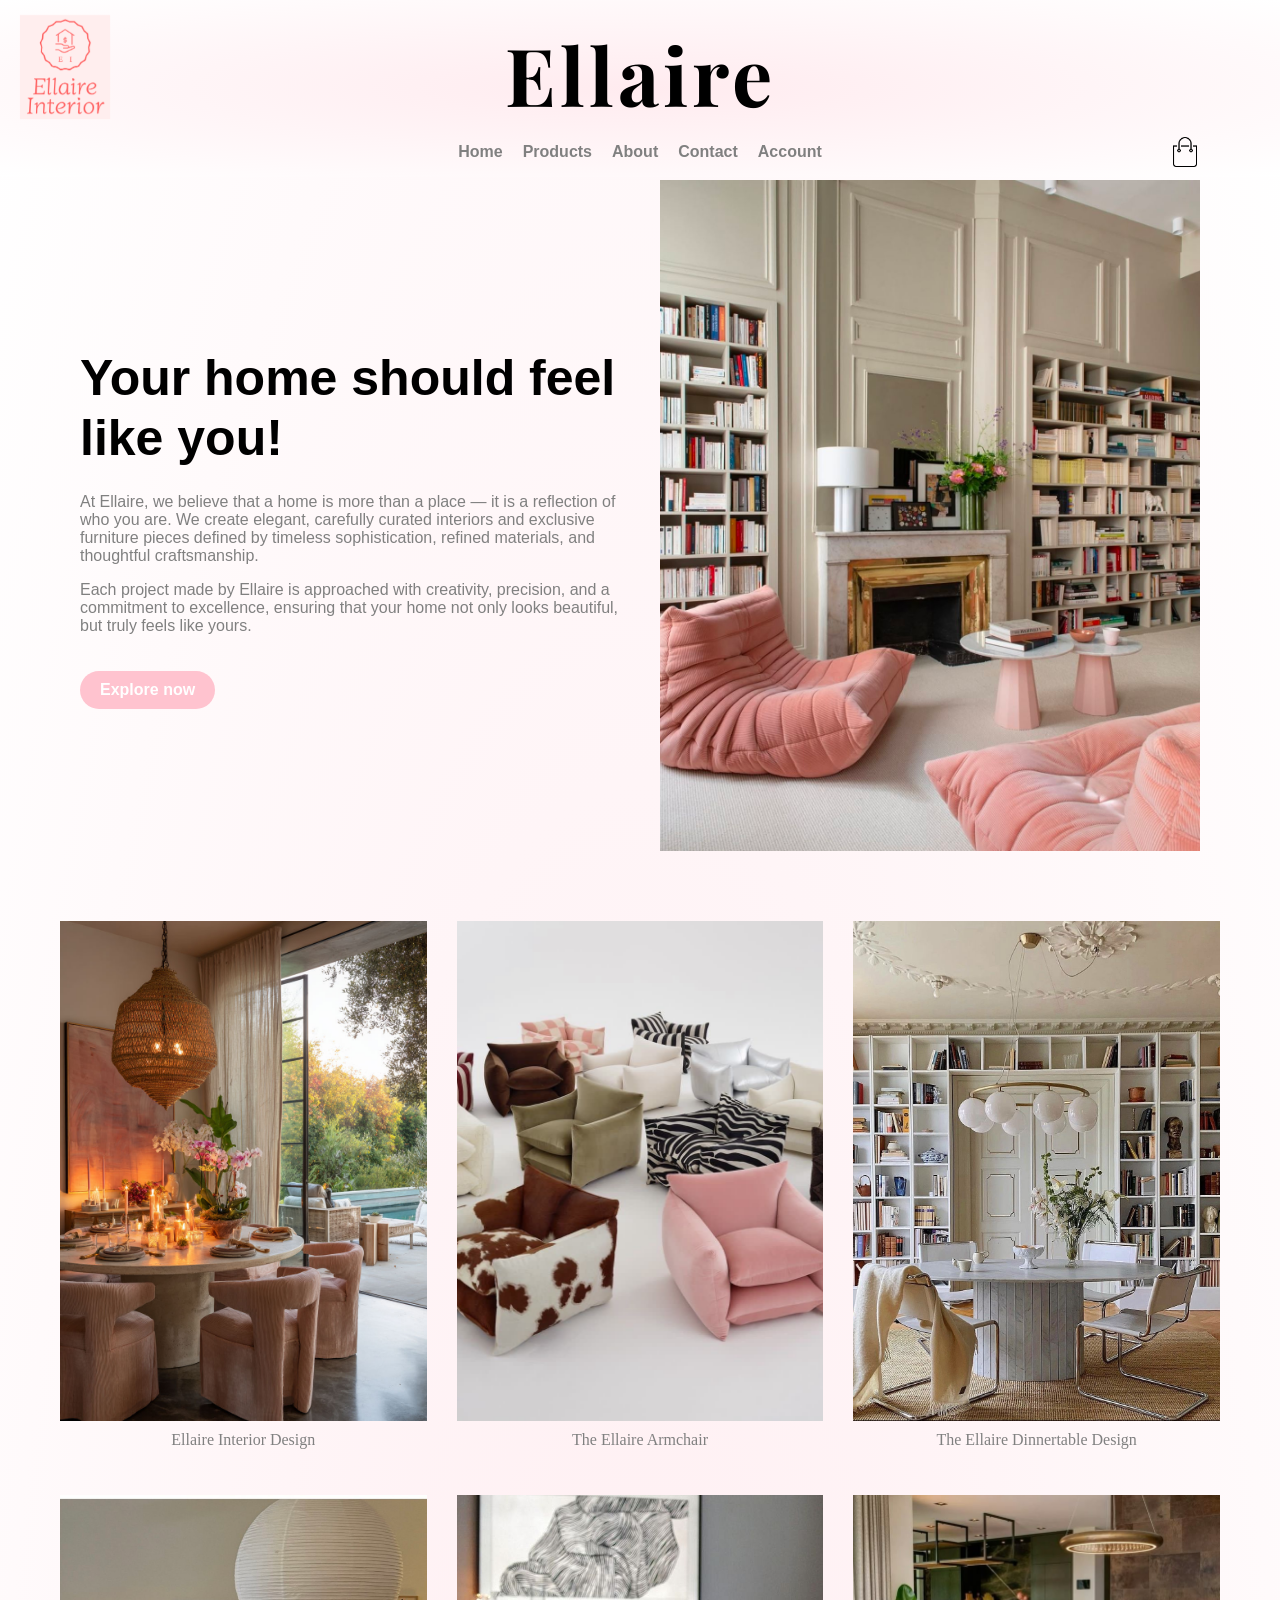
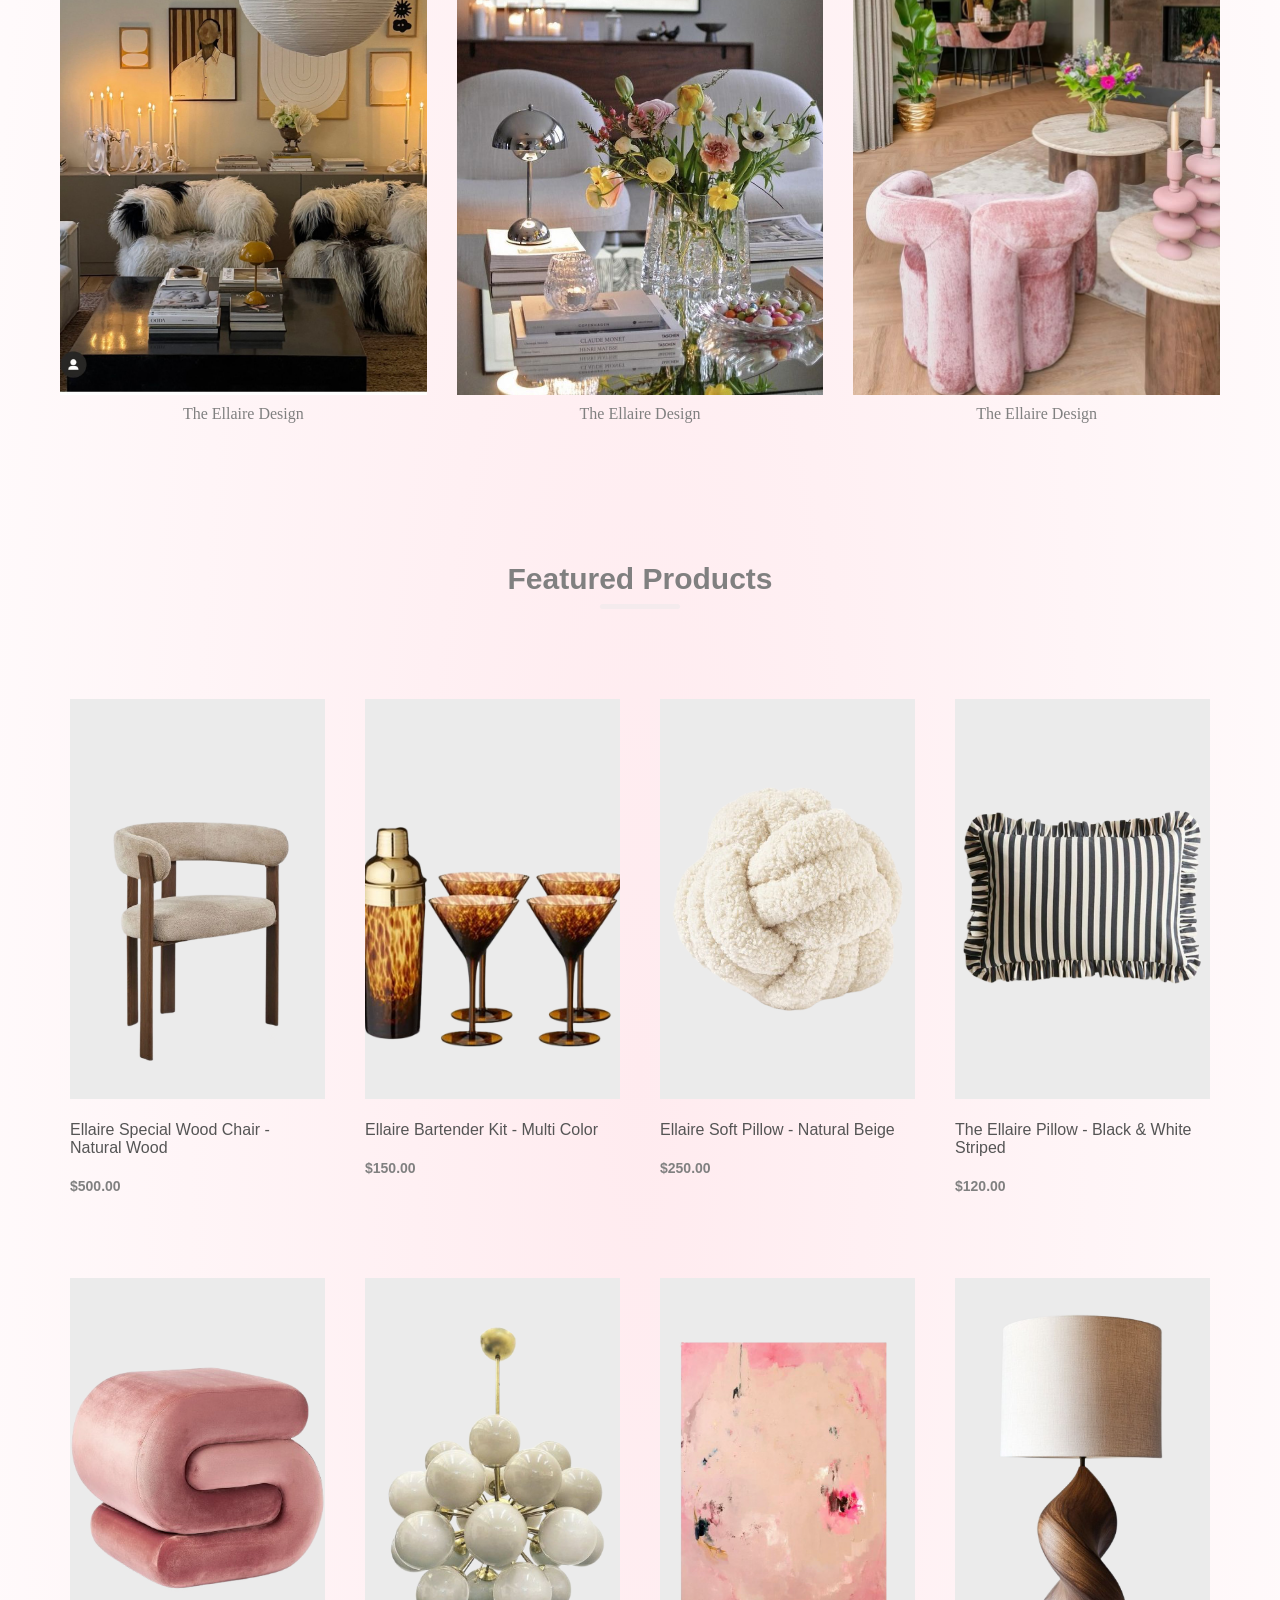
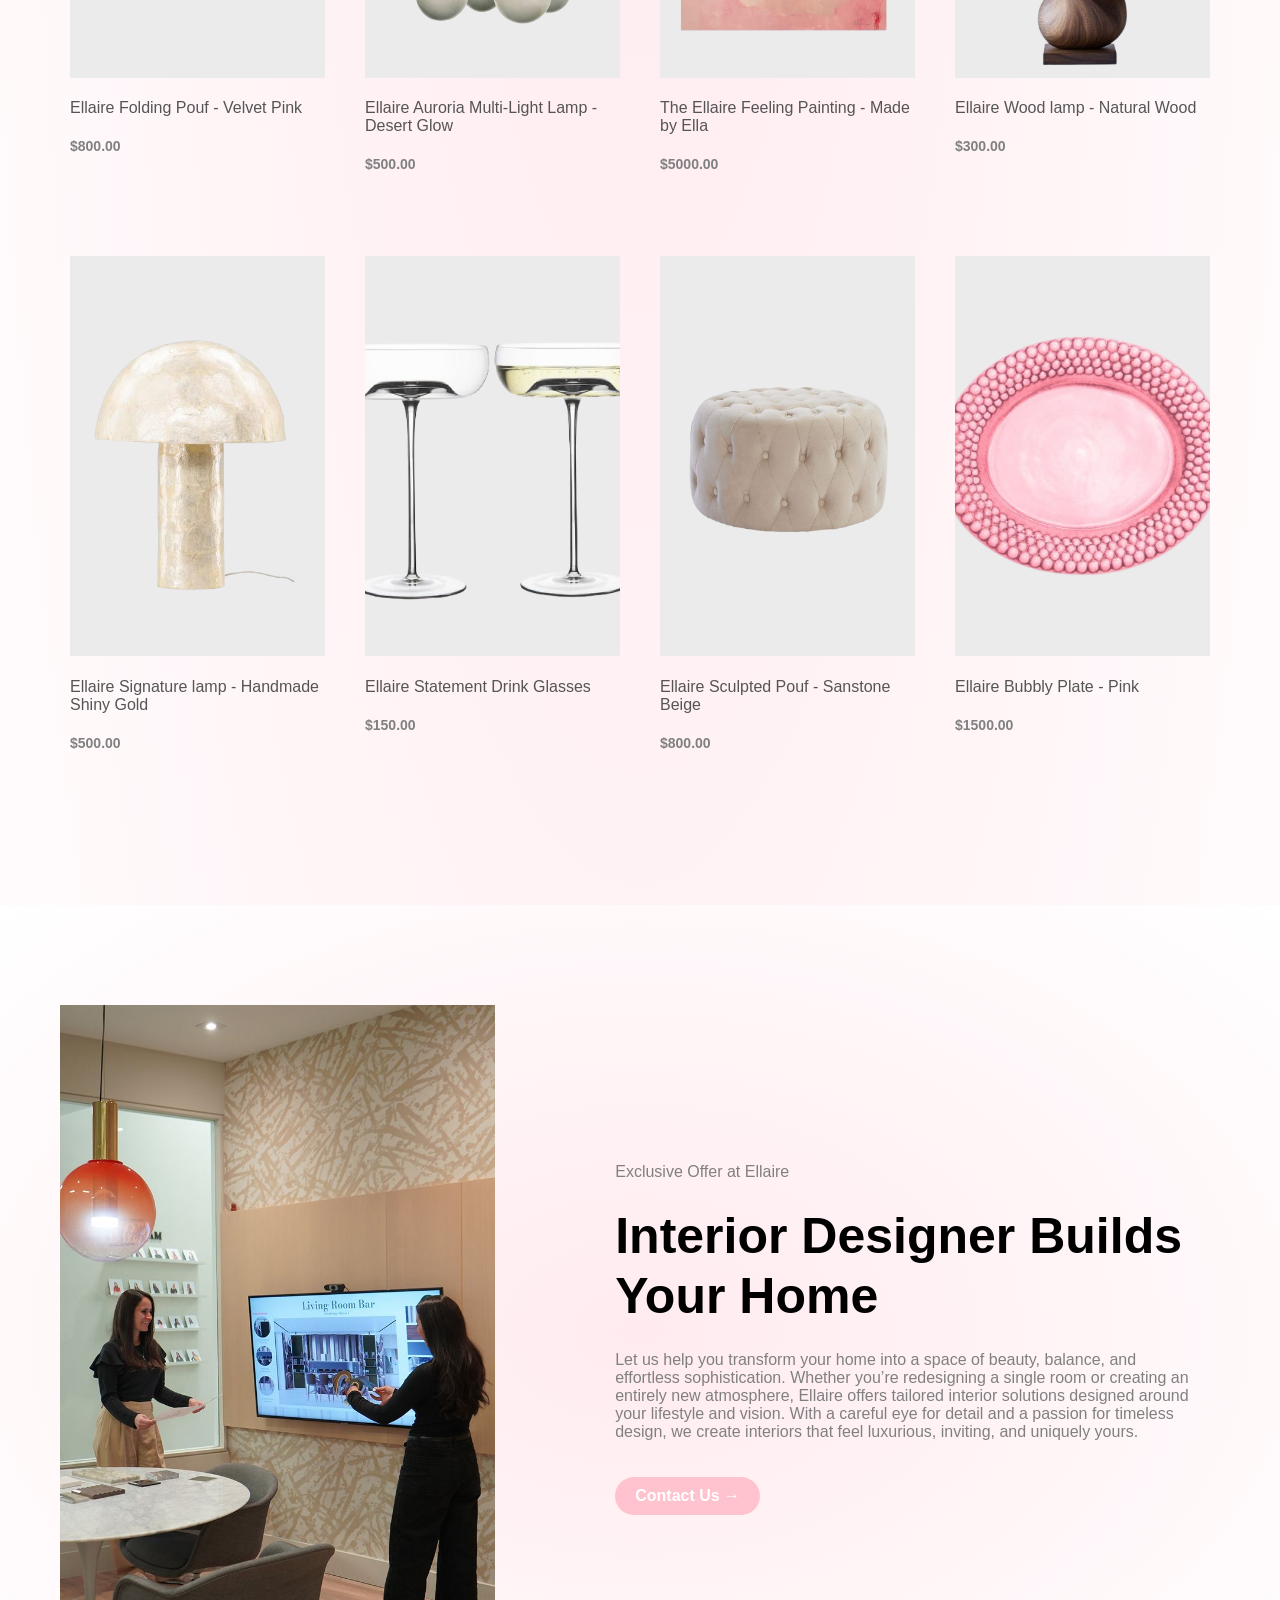
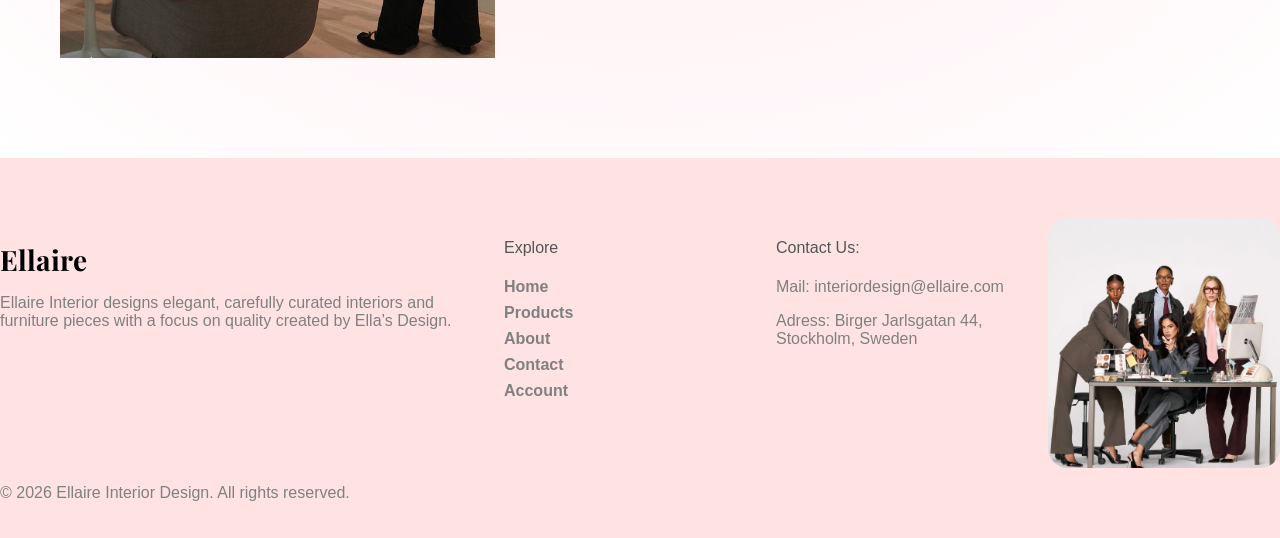
<file: index.html>
<!doctype html>
<html lang="en">
  <head>
    <link
      href="https://fonts.googleapis.com/css2?family=Playfair+Display:wght@400;700&display=swap"
      rel="stylesheet"
    />
    <meta charset="UTF-8" />
    <meta name="viewport" content="width=device-width, initial-scale=1.0" />
    <link rel="stylesheet" href="main.css" />
    <script src="script.js" defer></script>
    <title>Ellas Design - Ellaire</title>
  </head>

  <body>
    <!--calling header from header.html-->
    <div class="page-grid">
        <div id="header"></div>

        <!-- main -->
         <main class="site-main">
            <div class="container">
        <div class="row hero">
          <div class="col-2">
            <h1>Your home should feel like you!</h1>
            <p>
               At Ellaire, we believe that a home is more than a place — it is a reflection of who you are. We create elegant, carefully curated interiors and exclusive furniture pieces defined by timeless sophistication, refined materials, and thoughtful craftsmanship.
            </p>
            <p> Each project made by Ellaire is approached with creativity, precision, and a commitment to excellence, ensuring that your home not only looks beautiful, but truly feels like yours.
            </p>
            <a href="" class="btn">Explore now </a>
          </div>

          <div class="col-2">
            <img src="images/interior.jpg" alt="Interior" />
          </div>
        </div>
      </div>


    <!-------- featured categories -------->
    <div class="categories">
      <div class="small-container">
        <div class="row">
          <div class="col-3">
            <img src="images/homepage.JPG" alt="Ellaire Interior Design" />
            <p class="caption">Ellaire Interior Design</p>
          </div>

          <div class="col-3">
            <img src="images/homepage1.JPG" alt="The Ellaire Armchair" />
            <p class="caption">The Ellaire Armchair</p>
          </div>

          <div class="col-3">
            <img src="images/homepage2.JPG" alt="The Ellaire Dinnertable" />
            <p class="caption">The Ellaire Dinnertable Design</p>
          </div>

          <div class="col-3">
          <img src="images/homepage4.jpg" alt="The Ellaire Design" />
         <p class="caption">The Ellaire Design</p>
        </div>

        <div class="col-3">
          <img src="images/homepage5.jpg" alt="The Ellaire Design" />
         <p class="caption">The Ellaire Design</p>
        </div>

        <div class="col-3">
        <img src="images/homepage6.jpg" alt="The Ellaire Design" />
         <p class="caption">The Ellaire Design</p>
         </div>

        </div>
      </div>
      </div>
    </div>

    <!-------- featured products -------->
    <div class="small-container">
      <h2 class="title">Featured Products</h2>
      <div class ="products-grid">

        <div class="col-4">
          <a href="product.html">
            <img src="images/woodchairx.png" alt="Wood Chair" />
            <h4>Ellaire Special Wood Chair - Natural Wood</h4>
            <p>$500.00</p>
          </a>
        </div>

        <div class="col-4">
          <a href="product.html">
            <img src="images/bartenderkitx.png" alt="Bartender Kit" />
            <h4>Ellaire Bartender Kit - Multi Color</h4>
            <p>$150.00</p>
          </a>
        </div>

        <div class="col-4">
          <a href="product.html">
            <img src="images/softpillowx.png" alt="Soft Pillow" />
            <h4>Ellaire Soft Pillow - Natural Beige</h4>
            <p>$250.00</p>
          </a>
        </div>

        <div class="col-4">
          <a href="product.html">
            <img src="images/stripedpillowx.png" alt="Striped Pillow" />
            <h4>The Ellaire Pillow - Black & White Striped</h4>
            <p>$120.00</p>
          </a>
        </div>

        <div class="col-4">
          <a href="product.html">
            <img src="images/pinkpoufx.png" alt="Pink Pouf" />
            <h4>Ellaire Folding Pouf - Velvet Pink</h4>
            <p>$800.00</p>
          </a>
        </div>

        <div class="col-4">
          <a href="product.html">
            <img src="images/lamp-threex.png" alt="Lamp Three" />
            <h4>Ellaire Auroria Multi-Light Lamp - Desert Glow</h4>
            <p>$500.00</p>
          </a>
        </div>

        <div class="col-4">
          <a href="product.html">
            <img src="images/pinkartx.png" alt="Pink Art" />
            <h4>The Ellaire Feeling Painting - Made by Ella </h4>
            <p>$5000.00</p>
          </a>
        </div>

        <div class="col-4">
          <a href="product.html">
            <img src="images/lamptreex.png" alt="Lamp Tree" />
            <h4>Ellaire Wood lamp - Natural Wood</h4>
            <p>$300.00</p>
          </a>
        </div>

        <div class="col-4">
          <a href="product.html">
            <img src="images/lamp-twox.png" alt="Lamp Two" />
            <h4>Ellaire Signature lamp - Handmade Shiny Gold </h4>
            <p>$500.00</p>
          </a>
        </div>

        <div class="col-4">
          <a href="product.html">
            <img src="images/glasses1x.png" alt="Glasses" />
            <h4>Ellaire Statement Drink Glasses</h4>
            <p>$150.00</p>
          </a>
        </div>

        <div class="col-4">
          <a href="product.html">
            <img src="images/poufx.png" alt="Beige Pouf" />
            <h4>Ellaire Sculpted Pouf - Sanstone Beige</h4>
            <p>$800.00</p>
          </a>
        </div>

        <div class="col-4">
          <a href="product.html">
            <img src="images/pinkplatex.png" alt="Pink Mateus Bubbly Plate" />
            <h4>Ellaire Bubbly Plate - Pink</h4>
            <p>$1500.00</p>
          </a>
        </div>
        </div>
        </div>

    <!-------- offer -------->
    <div class="offer">
      <div class="small-container">
        <div class="row">
          <div class="offer-col-2">
            <img src="images/interiordesign.jpg" class="offer-img" />
          </div>

          <div class="col-2">
            <p>Exclusive Offer at Ellaire</p>
            <h1>Interior Designer Builds Your Home</h1>
              <p class="offer-text">Let us help you transform your home into a space of beauty, balance, and effortless sophistication. Whether you’re redesigning a single room or creating an entirely new atmosphere, Ellaire offers tailored interior solutions designed around your lifestyle and vision. With a careful eye for detail and a passion for timeless design, we create interiors that feel luxurious, inviting, and uniquely yours.
              </p>
            <a href="Contact us at: interiordesign@ellaire.com" class="btn">Contact Us &#8594;
            </a>
          </div>
        </div>
      </div>
    </div>
</main>
<!--calling footer from footer.html-->
    <div id="footer">
  </div>
 </body>
</html>
</file>
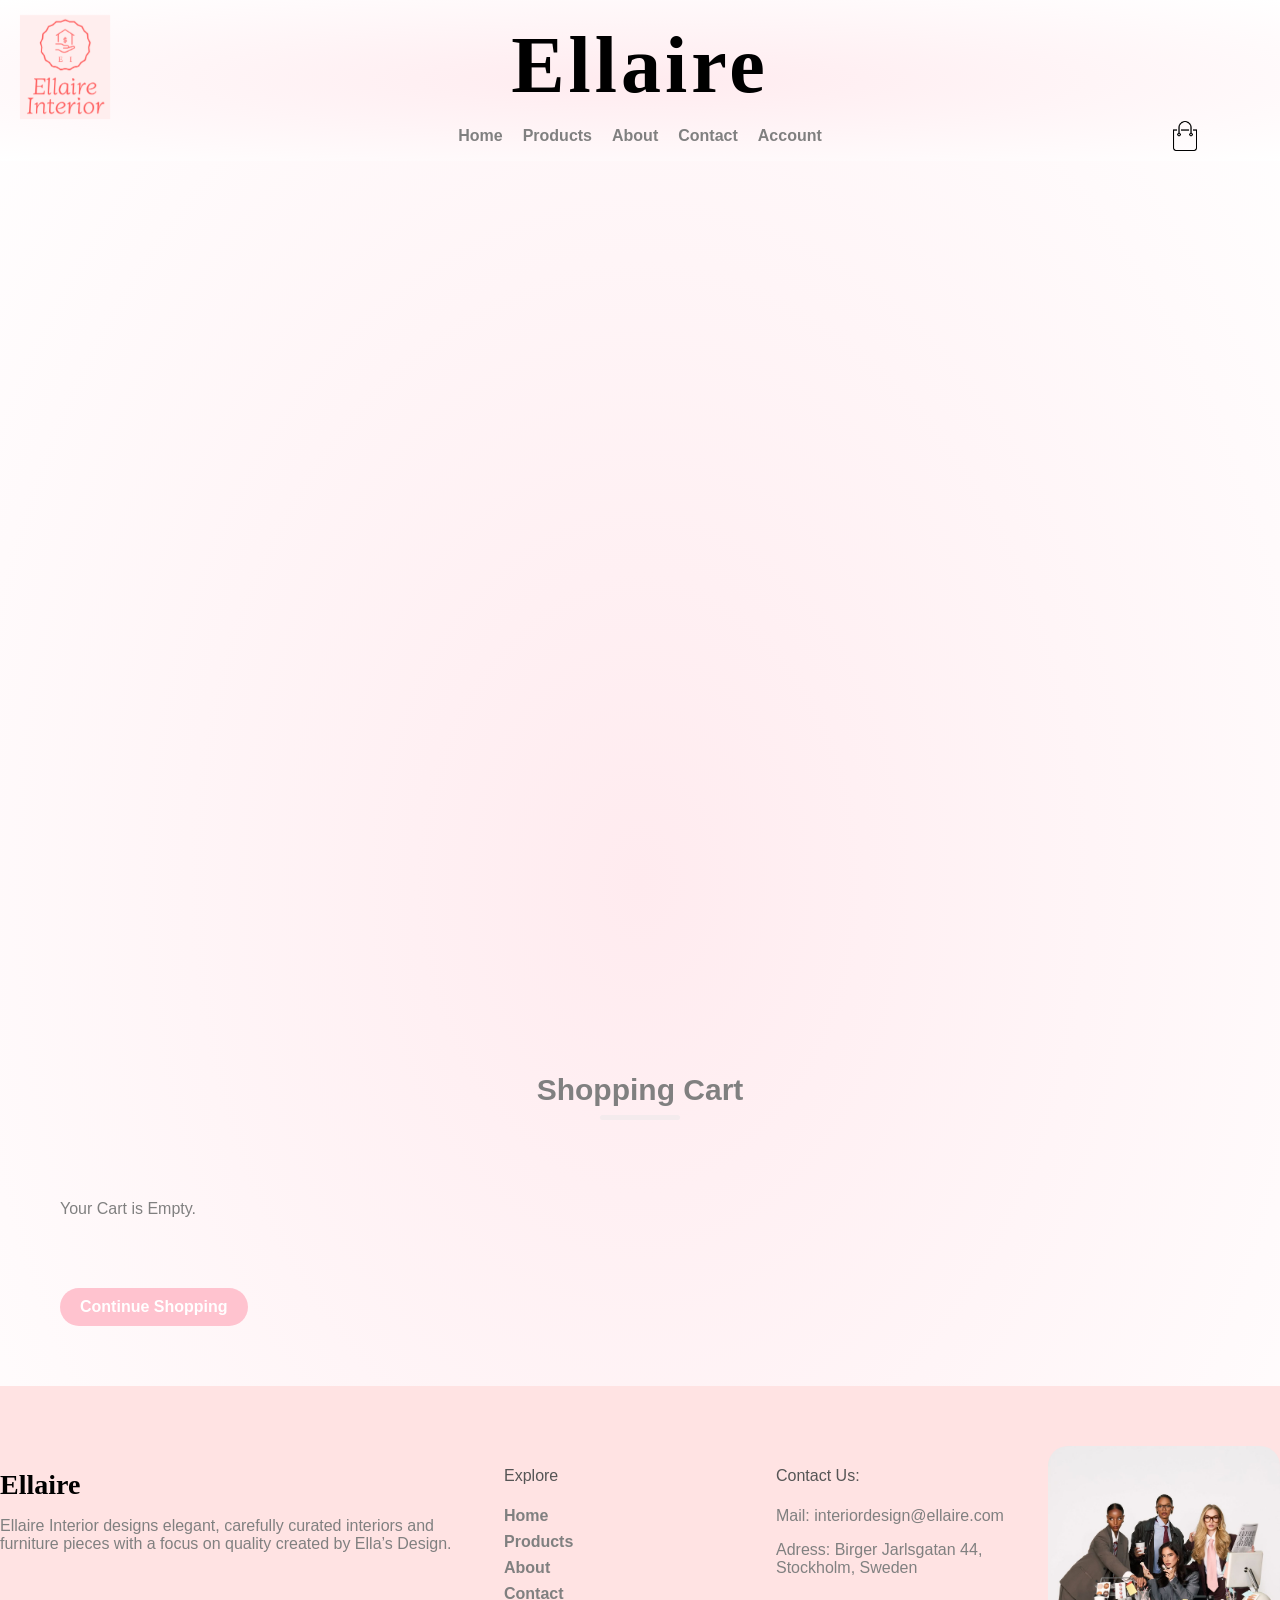
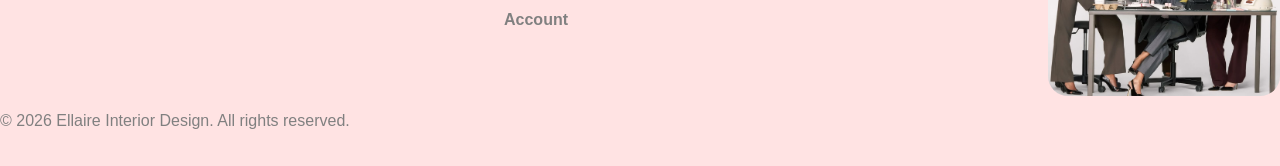
<file: cart.html>
<!doctype html>
<html lang="en">
  <head>
    <meta charset="UTF-8" />
    <title>Your Cart - Ellaire</title>
    <link rel="stylesheet" href="main.css"/>
    <script src="script.js" defer></script>
  </head>

  <body>
  
    <!-- main and cart content section-->
    <main class="site-main">
      <!--calling header from header.html-->
      <div class="page-grid">
        <div id="header"></div>
      </div>
    
      <div class="small-container">
        <h2 class="title">Shopping Cart</h2>
        <div id="cart-items"></div>
        <h3 id="cart-total">Total</h3>
        <div class="cart-buttons">
          <a href="products.html" class="btn">Continue Shopping</a>
        </div>
      </div>
    </main> 
    <!--calling on footer from footer.html-->
      <div id="footer">
      </div>
    </div>
  </body> 
</html>
</file>
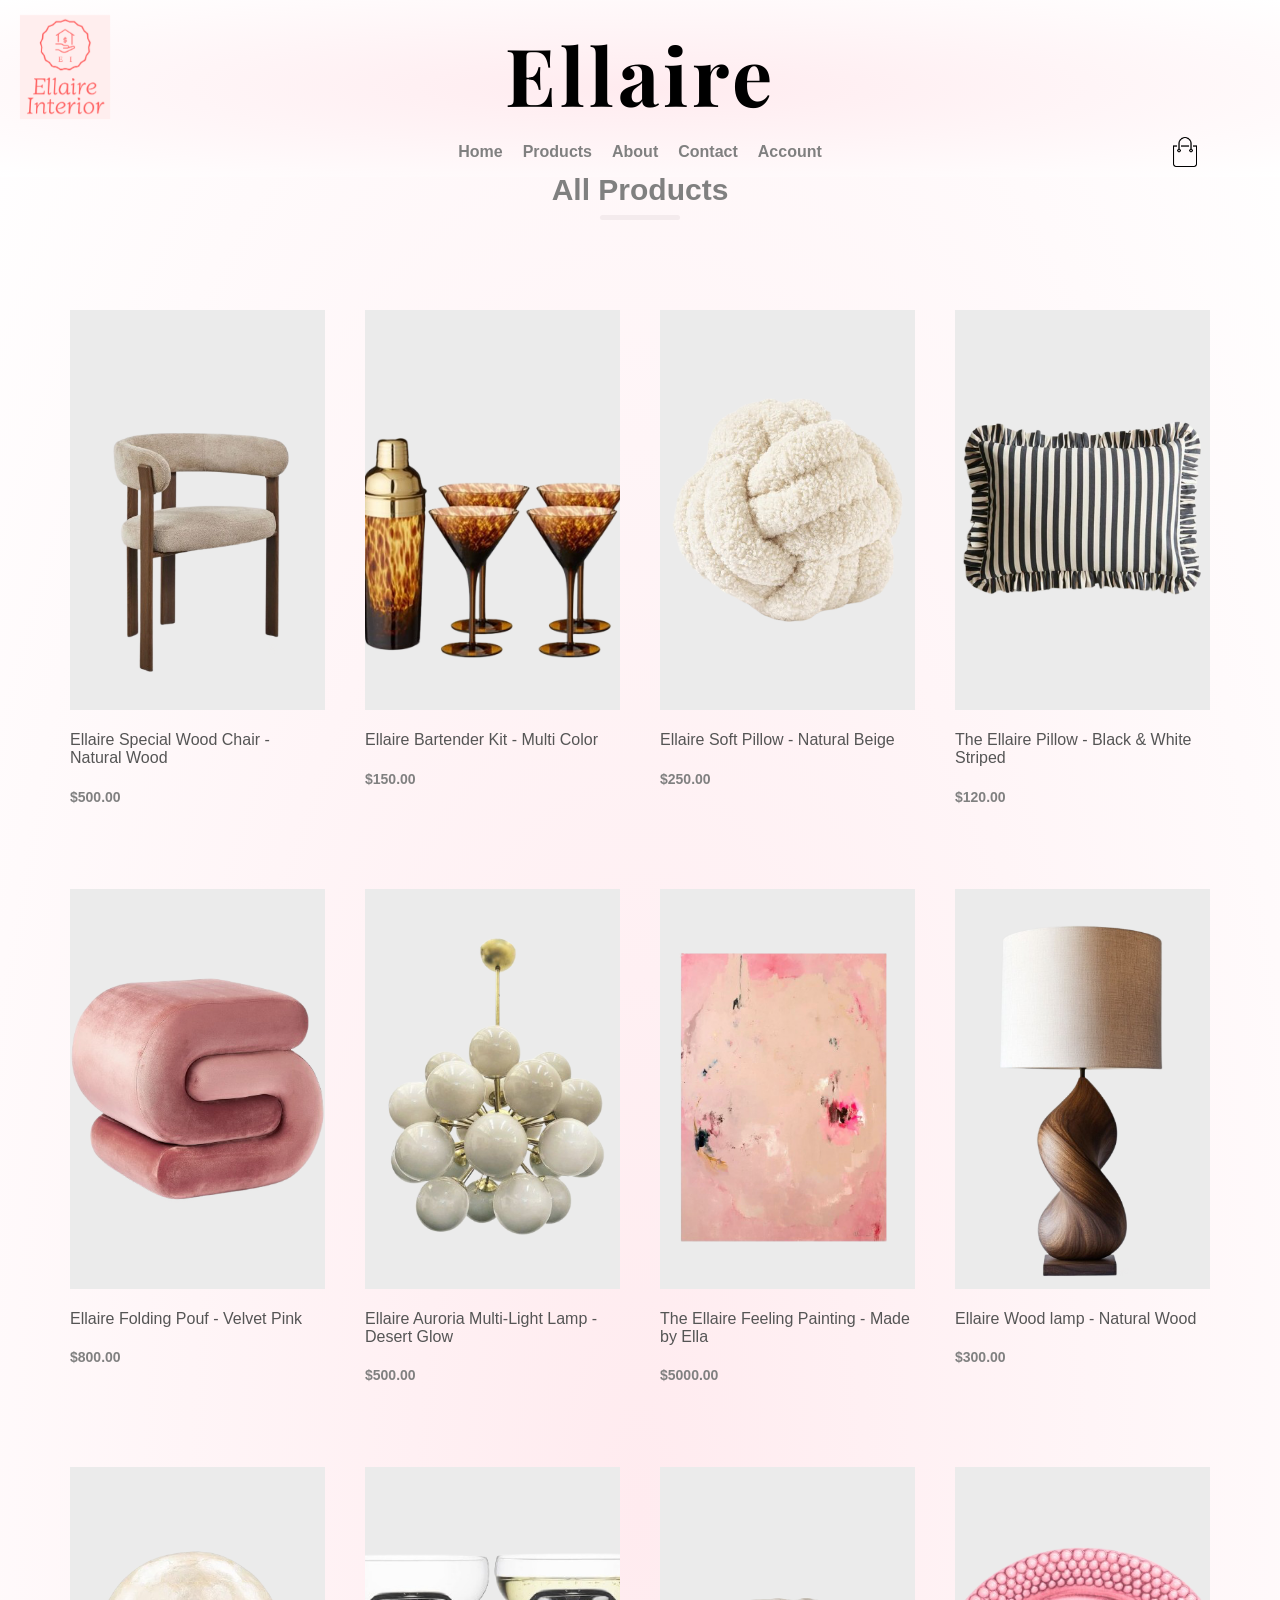
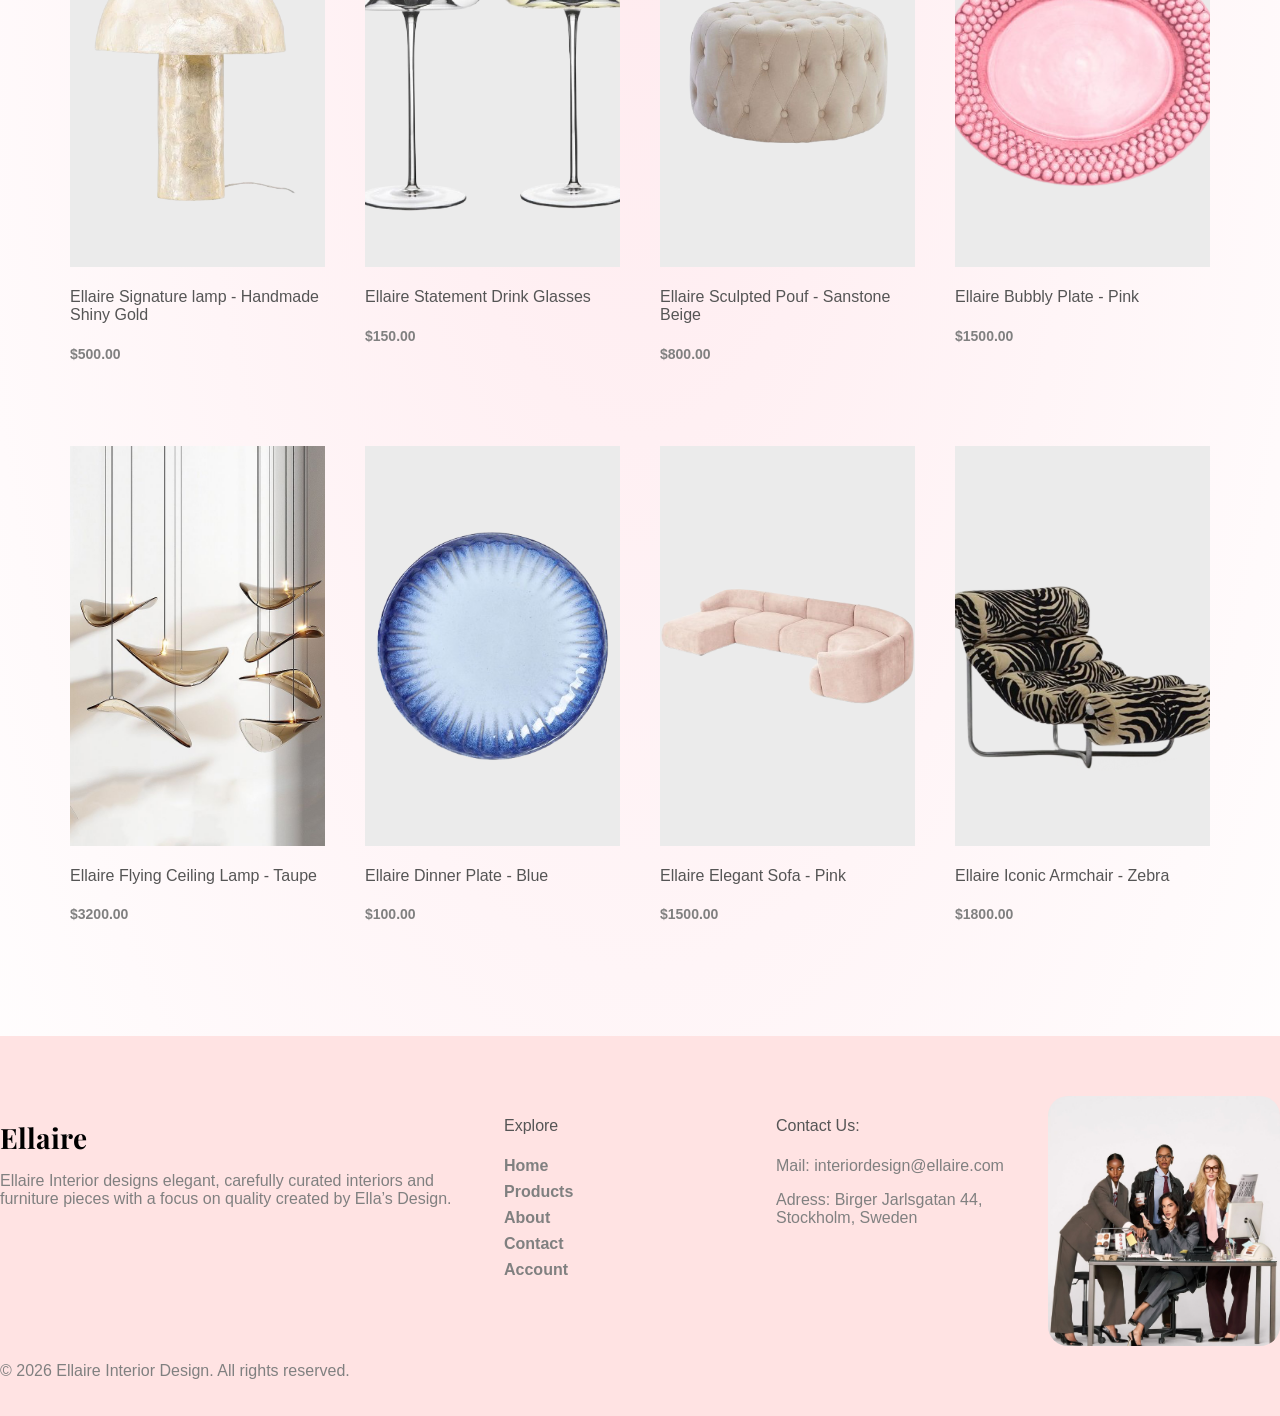
<file: products.html>
<!doctype html>
<html lang="en">
  <head>
    <meta charset="UTF-8" />
    <meta name="viewport" content="width=device-width, initial-scale=1.0" />
    <link href="https://fonts.googleapis.com/css2?family=Playfair+Display:wght@400;700&display=swap" rel="stylesheet">
    <link rel="stylesheet" href="main.css" />
    <script src="script.js" defer></script>
     <title>All Products - Ellaire</title>

 </head>
  <body>
    <!--calling header from header.html-->
    <div class="page-grid">
              <div id="header"></div>


    <!--main-->
    <main class="site-main">
      <div class=" small-container">
        <h2 class="title">All Products</h2>
        <div class="products-grid">

        <div class="col-4">
        <a href="product.html">
          <img src="images/woodchairx.png" alt="Wood Chair" />
          <h4>Ellaire Special Wood Chair - Natural Wood</h4>
          <p>$500.00</p>
          </a>
        </div>


        <div class="col-4">
          <a href="product.html">
          <img src="images/bartenderkitx.png" alt="Bartender Kit" />
          <h4>Ellaire Bartender Kit - Multi Color</h4>
          <p>$150.00</p>
          </a>
        </div>

        <div class="col-4">
          <a href="product.html">
          <img src="images/softpillowx.png" alt="Soft Pillow" />
          <h4>Ellaire Soft Pillow - Natural Beige</h4>
          <p>$250.00</p>
          </a>
        </div>

        <div class="col-4">
          <a href="product.html">
          <img src="images/stripedpillowx.png" alt="Striped Pillow" />
          <h4>The Ellaire Pillow - Black & White Striped</h4>
          <p>$120.00</p>
          </a>
        </div>

        <div class="col-4">
          <a href="product.html">
          <img src="images/pinkpoufx.png" alt="Pink Pouf" />
          <h4>Ellaire Folding Pouf - Velvet Pink</h4>
          <p>$800.00</p>
          </a>
        </div>

        <div class="col-4">
          <a href="product.html">
          <img src="images/lamp-threex.png" alt="Lamp Three" />
          <h4>Ellaire Auroria Multi-Light Lamp - Desert Glow</h4>
          <p>$500.00</p>
          </a>
        </div>

        <div class="col-4">
          <a href="product.html">
          <img src="images/pinkartx.png" alt="Pink Art" />
          <h4>The Ellaire Feeling Painting - Made by Ella </h4>
          <p>$5000.00</p>
          </a>
        </div>

        <div class="col-4">
          <a href="product.html">
          <img src="images/lamptreex.png" alt="Lamp Tree" />
          <h4>Ellaire Wood lamp - Natural Wood</h4>
          <p>$300.00</p>
          </a>
        </div>

        <div class="col-4">
          <a href="product.html">
          <img src="images/lamp-twox.png" alt="Lamp Two" />
          <h4>Ellaire Signature lamp - Handmade Shiny Gold </h4>
          <p>$500.00</p>
          </a>
        </div>

        <div class="col-4">
          <a href="product.html">
          <img src="images/glasses1x.png" alt="Glasses" />
          <h4>Ellaire Statement Drink Glasses</h4>
          <p>$150.00</p>
          </a>
        </div>

        <div class="col-4">
          <a href="product.html">
          <img src="images/poufx.png" alt="Beige Pouf" />
          <h4>Ellaire Sculpted Pouf - Sanstone Beige</h4>
          <p>$800.00</p>
          </a>
        </div>

        <div class="col-4">
            <a href="product.html">
          <img src="images/pinkplatex.png" alt="Pink Mateus Bubbly Plate" />
          <h4>Ellaire Bubbly Plate - Pink</h4>
          <p>$1500.00</p>
          </a>
        </div>
        
        <div class="col-4">
          <a href="product.html">
          <img src="images/ceilinglamp.jpg" alt="Ceiling Lamp" />
          <h4>Ellaire Flying Ceiling Lamp - Taupe</h4>
          <p>$3200.00</p>
          </a>
        </div>

        <div class="col-4">
            <a href="product.html">
          <img src="images/blueplatex.png" alt="Blue Plate" />
          <h4>Ellaire Dinner Plate - Blue</h4>
          <p>$100.00</p>
          </a>
        </div>

        <div class="col-4">
            <a href="product.html">
          <img src="images/pinksofax.png" alt="Pink Sofa" />
          <h4>Ellaire Elegant Sofa - Pink</h4>
          <p>$1500.00</p>
          </a>
        </div>
        <div class="col-4">
          <a href="product.html">
          <img src="images/bigarmchairx.png" alt="Big Armchair" />
          <h4>Ellaire Iconic Armchair - Zebra</h4>
          <p>$1800.00</p>
          </a>
      </div>
    </div>
    </main>
    <!--calling footer from footer.html-->
<div id="footer">
</div>

</body>
</html>
</file>
<file: main.css>
/*universal sizing*/
* {
  box-sizing: border-box;
}
/*mobilephone use - no scrolling x-axel*/
html,
body {
  margin: 0;
  padding: 0;
  overflow-x: hidden;
}
/*Always background pink*/
body {
  background: radial-gradient(rgb(255, 235, 239), white);
  margin: 0;
  font-family: arial, sans-serif;
}
/* ändrar designen/utseende på text*/
a {
  text-decoration: none;
  color: grey;
  font-family: "Arial", sans-serif;
  font-weight: bold;
}
p {
  color: grey;
}
ul {
  list-style-type: none;
  padding: 0;
}
img {
  max-width: 100%;
  height: auto;
  display: block;
}

/*PAGE LAYOUT with grid*/
.page-grid {
  display: grid;
  grid-template-rows: auto 1fr auto;
  min-height: 100vh;
}
.site-header {
  grid-row: 1;
}
.site-main {
  grid-row: 2;
  padding: 60px 0;
  padding-top: 160px;
}
.site-footer {
  grid-row: 3;
}
/*bilder centrarade med whitespace från kanten*/
.container,
.small-container {
  max-width: 1200px;
  width: 100%;
  margin: 0 auto;
  padding: 0 20px;
}

/*HEADER & NAVIGATION*/
/*push navigation to right*/
.header {
  background: radial-gradient(rgb(255, 235, 239), white);
}
.site-title {
  font-family: "Playfair Display", serif;
  font-size: 80px;
  letter-spacing: 4px;
  text-align: center;
  margin: 0;
  padding-top: 20px;
  color: rgb(0, 0, 0);
}
/*header always shoing when scrolling*/
.site-header {
  position: fixed;
  top: 0;
  left: 0;
  width: 100%;
  z-index: 1000;
  background-color: white;
}
.navbar {
  display: flex;
  align-items: center;
  justify-content: center;
  width: 100%;
  position: relative;
}
nav {
  margin-left: 0;
}
nav ul {
  display: flex;
  gap: 20px;
}
/*cart + user bagde wrapper and styling*/
.cart-wrapper {
  position: absolute;
  right: 20px;
}
.cart-icon {
  width: 30px;
  height: 30px;
  margin-left: 20px;
  cursor: pointer;
}

.cart-count {
  position: absolute;
  top: -10px;
  right: -10px;
  background-color: rgb(255, 160, 211);
  color: white;
  font-size: 12px;
  width: 18px;
  height: 18px;
  border-radius: 50%;
  display: none;
  align-items: center;
  justify-content: center;
}

.menu-icon {
  width: 28px;
  margin-left: 20px;
  cursor: pointer;
  display: none;
}
.cart-buttons {
  display: flex;
  justify-content: space-between;
  align-items: center;
  margin-top: 50px;
}
/*logo placement*/
.logo {
  position: fixed;
  top: 0;
  left: 0;
  padding: 15px 20px;
  z-index: 2000;
}
.logo img {
  width: 90px;
  height: auto;
}
/*Grid system*/
.row {
  display: flex;
  align-items: center;
  flex-wrap: wrap;
}
.hero {
  display: flex;
  align-items: center;
  flex-wrap: wrap;
}
.col-2 {
  flex: 1 1 50%;
  padding: 20px;
}
.hero .col-2 {
  flex: 1 1 50%;
}
.col-3 {
  flex: 1 1 33.33%;
}
.col-4 {
  flex: 1 1 25%;
}
.col-2 h1 {
  font-size: 50px;
  line-height: 60px;
  margin: 25px 0;
}

/*Tiles*/
.title {
  text-align: center;
  margin: 0 auto 80px;
  position: relative;
  line-height: 60px;
  font-size: 30px;
  font-family: "Arial", sans-serif;
  color: grey;
}
/*underline under titles*/
.title::after {
  content: "";
  background: rgb(244, 235, 237);
  width: 80px;
  height: 5px;
  border-radius: 5px;
  position: absolute;
  bottom: 0;
  left: 50%;
  transform: translateX(-50%);
}
/*Buttons*/
.btn {
  margin-top: 20px;
  display: inline-block;
  padding: 10px 20px;
  background-color: rgb(255, 195, 207);
  color: white;
  font-size: 16px;
  border: none;
  border-radius: 30px;
  transition: all 0.3s ease;
}
.btn:hover {
  background-color: rgb(255, 195, 207);
  transform: translateY(-3px);
  color: white;
}

/*Homepage grid - categories*/
.categories {
  margin: 50px 0;
}
.categories .row {
  display: grid;
  grid-template-columns: repeat(3, 1fr); /*3 per line*/
  gap: 30px;
}
.categories .col-3 img {
  width: 100%;
  height: 500px;
  object-fit: cover;
}
.categories .caption {
  text-align: center;
  margin-top: 10px;
  font-family:
    ´playfair display´,
    serif;
  font-size: 16px;
}

/*Product cards - little movement*/
.products-grid {
  display: grid;
  grid-template-columns: repeat(4, 1fr);
  gap: 20px;
}
.col-4 {
  flex-basis: 25%;
  padding: 10px;
  min-width: 200px;
  margin-bottom: 30px;
  transition: transform 0.5s;
}
.col-4:hover {
  transform: translateY(-5px); /*bilder rör på sig när musen är där.*/
}
.col-4 img {
  width: 100%;
  height: 400px;
  object-fit: cover;
}
.col-4 p {
  font-size: 14px;
}
h4 {
  color: #555;
  font-weight: normal;
}

/*Product page*/
.single-product {
  margin-top: 80px;
}
.single-product > .row {
  display: flex;
  flex-wrap: nowrap;
  align-items: flex-start;
  gap: 60px;
}
.single-product > .row > .col-2 {
  flex: 0 0 50%;
}
#Product-image {
  width: 100%;
  max-width: 400px;
  height: auto;
}
.single-product input {
  width: 65px;
  height: 40px;
  padding: 10px;
  font-size: 18px;
  margin-right: 15px;
  border: 1px solid #000000;
}
input:focus {
  outline: none;
}
.small-img-row {
  display: flex;
  justify-content: space-between;
  margin-top: 20px;
}
.small-img-col {
  flex: 1;
  cursor: pointer;
}
.row-2 {
  justify-content: space-between;
  margin: 100px auto 50px;
}

/*Offer*/
.offer {
  background: radial-gradient(rgb(255, 235, 239), white);
  margin-top: 100px;
  padding: 100px 0;
}

.offer .col-2 {
  flex-basis: 25%;
}

.offer-img {
  width: 100%;
  max-width: 550px;
}
.offer .row {
  display: flex;
  align-items: center;
  gap: 100px;
}
.offer-col-2 {
  flex: 1.3;
}

/*FOOTER*/
/*footer layout*/
.site-footer {
  background: rgb(255, 227, 227);
  padding: 60px 0 20px;
}
.footer-container {
  display: grid;
  grid-template-columns: 2fr 1fr 1fr 1fr; /* 4 coloumns */
  gap: 40px;
  max-width: 1300px;
  margin: auto;
  align-items: start;
}
.footer-team {
  display: flex;
  justify-content: flex-end;
}
.footer-team img {
  width: 250px;
  height: 250px;
  object-fit: cover;
  border-radius: 20px;
}
.footer-brand h2 {
  font-family: "Playfair Display", serif;
  font-size: 28px;
  margin-bottom: 15px;
}
.footer-links ul li {
  margin-bottom: 8px;
}

/* Media screen, size*/
@media (max-width: 768px) {
  .col-4,
  .col-3,
  .col-2 {
    flex: 1 1 100%;
  }
  .hero .col-2 {
    flex: 1 1 100%;
  }
  .hero {
    text-align: center;
  }
  .hero img {
    margin-top: 20px;
  }

  .products-grid {
    grid-template-columns: repeat(2, 1fr);
  }
  .categories .row {
    grid-template-columns: 1fr; /*1 per line*/
  }
  .single-product > .row {
    flex-wrap: wrap;
  }
  .single-product > .row > .col-2 {
    flex: 1 1 100%;
  }
  nav ul {
    display: flex;
    flex-direction: row;
    justify-content: center;
    align-items: center;
    gap: 10px;
    position: static;
  }
  .menu-icon {
    display: block;
  }
}
</file>
